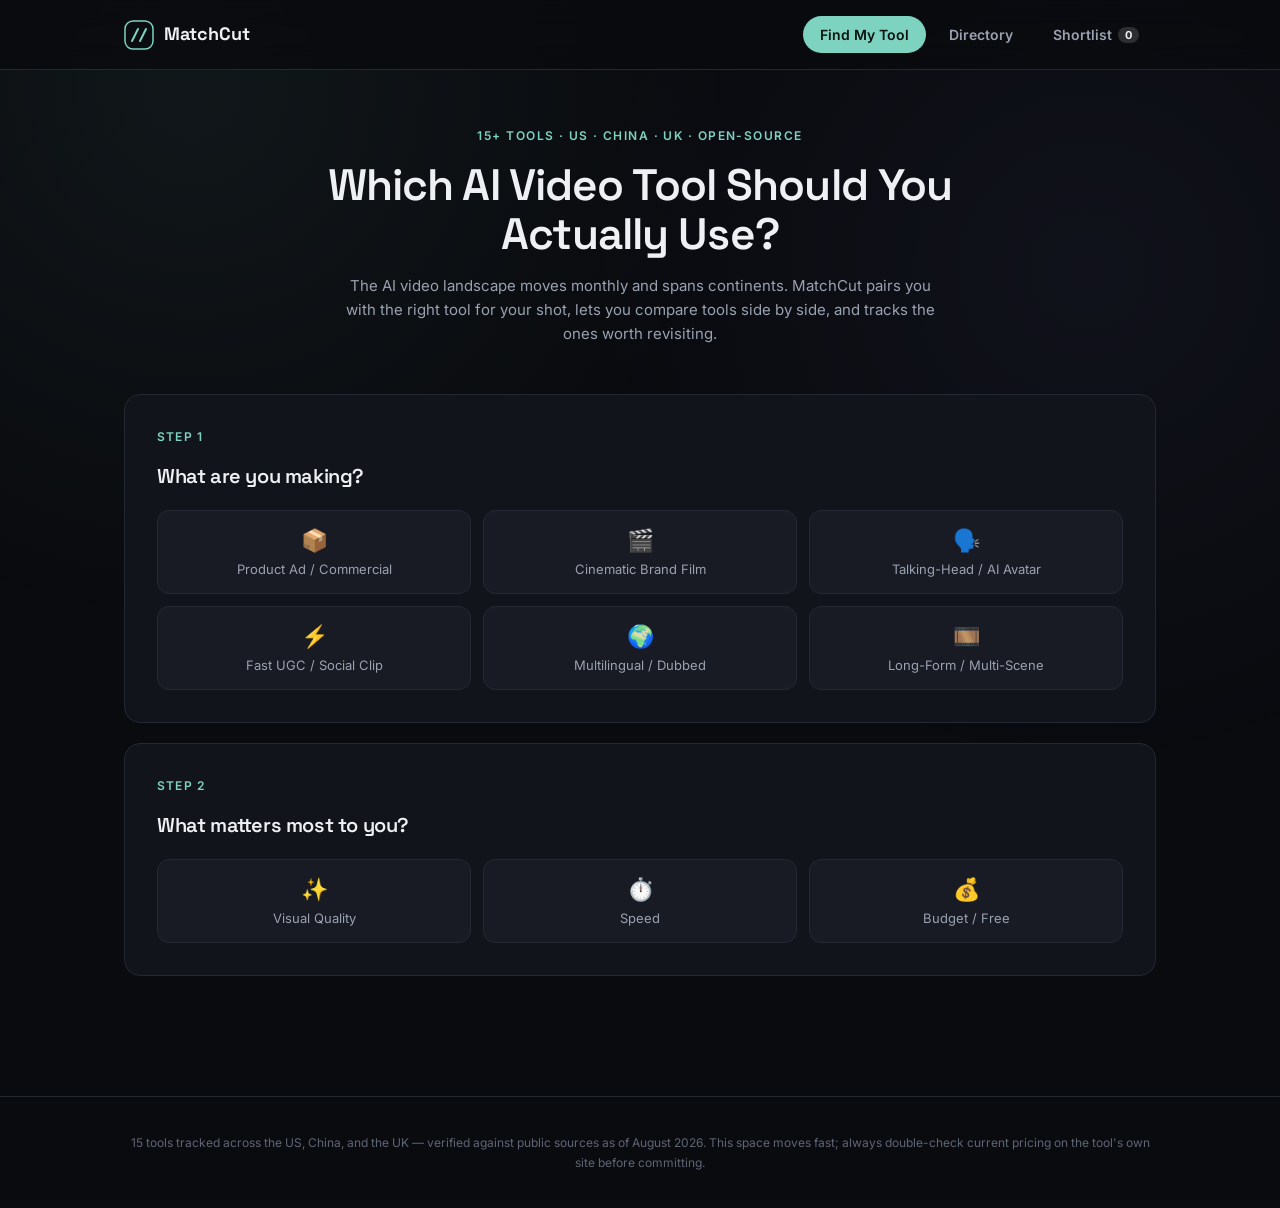
<file: matchcut/index.html>
<!DOCTYPE html>
<html lang="en">
<head>
<meta charset="UTF-8">
<meta name="viewport" content="width=device-width, initial-scale=1.0">
<title>MatchCut — The Global AI Video Tool Directory</title>
<meta name="description" content="Compare 15+ AI video generation tools from the US, China, and beyond. Get matched to the right tool for your shot, compare tools side by side, and build a shortlist.">
<meta property="og:title" content="MatchCut — The Global AI Video Tool Directory">
<meta property="og:description" content="Compare 15+ AI video generation tools from the US, China, and beyond. Free matcher, comparison, and directory.">
<meta property="og:type" content="website">
<meta name="twitter:card" content="summary_large_image">
<link rel="icon" type="image/svg+xml" href="favicon.svg">
<link rel="preconnect" href="https://fonts.googleapis.com">
<link rel="preconnect" href="https://fonts.gstatic.com" crossorigin>
<link href="https://fonts.googleapis.com/css2?family=Space+Grotesk:wght@400;500;600;700&family=Inter:wght@400;500;600;700&display=swap" rel="stylesheet">
<link rel="stylesheet" href="styles.css">
</head>
<body>

<div class="bg-noise"></div>

<header class="site-header">
  <div class="wrap header-inner">
    <a href="./" class="logo" aria-label="MatchCut home">
      <svg width="30" height="30" viewBox="0 0 30 30" fill="none" xmlns="http://www.w3.org/2000/svg">
        <rect x="1" y="1" width="28" height="28" rx="8" stroke="#7dd3c0" stroke-width="1.5"/>
        <path d="M8 21L14 9M16 21L22 9" stroke="#7dd3c0" stroke-width="2" stroke-linecap="round"/>
      </svg>
      <span>MatchCut</span>
    </a>
    <nav class="main-nav" id="mainNav">
      <button class="nav-link active" data-view="matcher">Find My Tool</button>
      <button class="nav-link" data-view="directory">Directory</button>
      <button class="nav-link" data-view="shortlist">
        Shortlist <span class="pill-count" id="shortlistCount">0</span>
      </button>
    </nav>
  </div>
</header>

<section class="hero">
  <div class="wrap">
    <div class="eyebrow">15+ Tools · US · China · UK · Open-Source</div>
    <h1>Which AI Video Tool Should You Actually Use?</h1>
    <p>The AI video landscape moves monthly and spans continents. MatchCut pairs you with the right tool for your shot, lets you compare tools side by side, and tracks the ones worth revisiting.</p>
  </div>
</section>

<main class="wrap">

  <!-- MATCHER VIEW -->
  <section id="view-matcher" class="view">
    <div class="card">
      <div class="step-label">Step 1</div>
      <h2 class="step-title">What are you making?</h2>
      <div class="option-grid" id="useCaseGrid">
        <button class="opt" data-value="product"><span class="ico">📦</span>Product Ad / Commercial</button>
        <button class="opt" data-value="cinematic"><span class="ico">🎬</span>Cinematic Brand Film</button>
        <button class="opt" data-value="avatar"><span class="ico">🗣️</span>Talking-Head / AI Avatar</button>
        <button class="opt" data-value="ugc"><span class="ico">⚡</span>Fast UGC / Social Clip</button>
        <button class="opt" data-value="multilingual"><span class="ico">🌍</span>Multilingual / Dubbed</button>
        <button class="opt" data-value="longform"><span class="ico">🎞️</span>Long-Form / Multi-Scene</button>
      </div>
    </div>

    <div class="card">
      <div class="step-label">Step 2</div>
      <h2 class="step-title">What matters most to you?</h2>
      <div class="option-grid" id="priorityGrid">
        <button class="opt" data-value="quality"><span class="ico">✨</span>Visual Quality</button>
        <button class="opt" data-value="speed"><span class="ico">⏱️</span>Speed</button>
        <button class="opt" data-value="budget"><span class="ico">💰</span>Budget / Free</button>
      </div>
    </div>

    <div id="result" class="card result-card">
      <div class="result-header">
        <span class="badge">Recommended</span>
        <span class="origin-badge" id="toolOrigin"></span>
      </div>
      <div class="tool-name" id="toolName"></div>
      <div class="tool-facts" id="toolFacts"></div>
      <p class="tool-why" id="toolWhy"></p>

      <div class="alt-box">
        <div class="lbl">Also consider</div>
        <b id="altName"></b>
        <p id="altWhy"></p>
      </div>

      <div class="prompt-box">
        <div class="lbl">Starter prompt</div>
        <button class="copy-btn" id="copyBtn">Copy</button>
        <textarea id="promptText" readonly></textarea>
      </div>
      <div class="note">Prompt syntax varies by tool — treat this as a structural starting point.</div>
      <button class="reset-btn" id="resetBtn">↺ Start over</button>
    </div>
  </section>

  <!-- DIRECTORY VIEW -->
  <section id="view-directory" class="view hidden">
    <div class="card">
      <input type="text" class="search-input" id="searchBox" placeholder="Search by name or keyword...">
      <div class="filter-group-label">Region</div>
      <div class="filter-row" id="regionFilters"></div>
      <div class="filter-group-label">Category</div>
      <div class="filter-row" id="categoryFilters"></div>
    </div>
    <div class="tool-grid" id="toolGrid"></div>
    <div class="no-results hidden" id="noResults">No tools match those filters — try clearing one.</div>
  </section>

  <!-- SHORTLIST VIEW -->
  <section id="view-shortlist" class="view hidden">
    <div class="card">
      <h2 class="step-title">Your Shortlist</h2>
      <p class="dim">Tools you've bookmarked, saved in this browser.</p>
    </div>
    <div class="tool-grid" id="shortlistGrid"></div>
    <div class="no-results hidden" id="shortlistEmpty">Nothing saved yet — star a tool from the directory to add it here.</div>
  </section>

</main>

<!-- COMPARE BAR -->
<div class="compare-bar hidden" id="compareBar">
  <div class="wrap compare-bar-inner">
    <div class="compare-chips" id="compareChips"></div>
    <button class="btn-primary" id="compareOpenBtn">Compare <span id="compareCount">0</span></button>
  </div>
</div>

<!-- COMPARE MODAL -->
<div class="modal-overlay hidden" id="compareModal">
  <div class="modal">
    <div class="modal-head">
      <h3>Compare Tools</h3>
      <button class="modal-close" id="compareClose">✕</button>
    </div>
    <div class="modal-body" id="compareTableWrap"></div>
  </div>
</div>

<div class="toast hidden" id="toast"></div>

<footer class="site-footer">
  <div class="wrap">
    15 tools tracked across the US, China, and the UK — verified against public sources as of August 2026. This space moves fast; always double-check current pricing on the tool's own site before committing.
  </div>
</footer>

<script type="module" src="app.js"></script>
</body>
</html>
</file>
<file: matchcut/styles.css>
:root{
  --bg:#0a0b0f; --bg-panel:#12141b; --bg-panel-2:#181b24; --border:#242833;
  --text:#eef0f4; --text-dim:#9aa1b0; --text-faint:#5f6575;
  --accent:#7dd3c0; --accent-2:#8b9dfc; --warn:#f2b866;
  --max:1080px;
  --radius:16px;
  --ease:cubic-bezier(.16,1,.3,1);
}
*{box-sizing:border-box;margin:0;padding:0;}
html{scroll-behavior:smooth;}
body{
  background:var(--bg);color:var(--text);font-family:'Inter',sans-serif;line-height:1.6;
  position:relative;overflow-x:hidden;
}
h1,h2,h3,.display{font-family:'Space Grotesk',sans-serif;font-weight:600;letter-spacing:-0.02em;}
a{color:var(--accent);text-decoration:none;}
button{font-family:inherit;}
.wrap{max-width:var(--max);margin:0 auto;padding:0 24px;}
.hidden{display:none !important;}
.dim{color:var(--text-dim);font-size:14px;}

.bg-noise{
  position:fixed;inset:0;z-index:-1;pointer-events:none;
  background:
    radial-gradient(circle at 15% 10%, rgba(125,211,192,0.06), transparent 40%),
    radial-gradient(circle at 85% 30%, rgba(139,157,252,0.05), transparent 40%);
}

/* HEADER */
.site-header{
  position:sticky;top:0;z-index:50;background:rgba(10,11,15,0.85);backdrop-filter:blur(14px);
  border-bottom:1px solid var(--border);
}
.header-inner{display:flex;align-items:center;justify-content:space-between;padding:16px 24px;}
.logo{display:flex;align-items:center;gap:10px;font-family:'Space Grotesk',sans-serif;font-weight:700;font-size:18px;color:var(--text);}
.main-nav{display:flex;gap:6px;}
.nav-link{
  background:transparent;border:1px solid transparent;color:var(--text-dim);
  padding:9px 16px;border-radius:100px;font-size:14px;font-weight:600;cursor:pointer;
  transition:all .2s var(--ease);display:flex;align-items:center;gap:6px;
}
.nav-link:hover{color:var(--text);border-color:var(--border);}
.nav-link.active{background:var(--accent);color:#08110e;}
.pill-count{
  background:rgba(255,255,255,0.15);color:var(--text);font-size:11px;font-weight:700;
  padding:1px 7px;border-radius:100px;min-width:18px;text-align:center;
}
.nav-link.active .pill-count{background:rgba(8,17,14,0.25);color:#08110e;}
@media(max-width:640px){.main-nav{gap:2px;} .nav-link{padding:8px 10px;font-size:12px;}}

/* HERO */
.hero{padding:56px 0 8px;text-align:center;animation:fadeUp .6s var(--ease);}
.eyebrow{font-size:12px;letter-spacing:0.12em;color:var(--accent);text-transform:uppercase;font-weight:600;margin-bottom:16px;}
.hero h1{font-size:clamp(28px,5vw,44px);line-height:1.1;margin-bottom:16px;max-width:760px;margin-left:auto;margin-right:auto;}
.hero p{color:var(--text-dim);font-size:15px;max-width:600px;margin:0 auto;}
.byline{margin-top:20px;font-size:13px;color:var(--text-faint);}
.byline a{color:var(--text-dim);}

main.wrap{padding:40px 24px 100px;}

/* CARDS */
.card{
  background:var(--bg-panel);border:1px solid var(--border);border-radius:var(--radius);
  padding:32px;margin-bottom:20px;animation:fadeUp .5s var(--ease);
}
.step-label{font-size:12px;letter-spacing:0.1em;color:var(--accent);text-transform:uppercase;font-weight:600;margin-bottom:14px;}
.step-title{font-size:20px;margin-bottom:18px;}

.option-grid{display:grid;grid-template-columns:repeat(3,1fr);gap:12px;}
@media(max-width:640px){.option-grid{grid-template-columns:1fr 1fr;}}
.opt{
  background:var(--bg-panel-2);border:1px solid var(--border);border-radius:12px;
  padding:16px 14px;cursor:pointer;text-align:center;font-size:13px;color:var(--text-dim);
  transition:all .18s var(--ease);
}
.opt:hover{border-color:var(--text-dim);transform:translateY(-2px);}
.opt.selected{border-color:var(--accent);color:var(--text);background:rgba(125,211,192,0.08);box-shadow:0 0 0 1px var(--accent) inset;}
.opt .ico{font-size:22px;display:block;margin-bottom:8px;}

/* RESULT */
.result-card{display:none;}
.result-card.show{display:block;animation:fadeUp .4s var(--ease);}
.result-header{display:flex;align-items:center;gap:12px;margin-bottom:6px;flex-wrap:wrap;}
.badge{background:var(--accent);color:#08110e;font-size:11px;font-weight:700;letter-spacing:0.06em;text-transform:uppercase;padding:4px 12px;border-radius:100px;}
.origin-badge{font-size:11px;color:var(--text-dim);border:1px solid var(--border);padding:4px 10px;border-radius:100px;}
.tool-name{font-size:26px;margin:6px 0;}
.tool-why{color:var(--text-dim);font-size:14px;margin:14px 0 20px;}
.tool-facts{display:flex;flex-wrap:wrap;gap:10px;margin-bottom:16px;}
.tool-facts span{font-size:12px;color:var(--text-dim);border:1px solid var(--border);padding:5px 12px;border-radius:100px;}

.alt-box{background:var(--bg-panel-2);border:1px solid var(--border);border-radius:12px;padding:18px 20px;margin-bottom:20px;}
.alt-box .lbl{font-size:11px;color:var(--text-faint);text-transform:uppercase;letter-spacing:0.08em;margin-bottom:6px;}
.alt-box b{font-size:15px;}
.alt-box p{color:var(--text-dim);font-size:13px;margin-top:4px;}

.prompt-box{background:#08090c;border:1px solid var(--border);border-radius:12px;padding:20px;position:relative;}
.prompt-box .lbl{font-size:11px;color:var(--text-faint);text-transform:uppercase;letter-spacing:0.08em;margin-bottom:10px;}
.prompt-box textarea{width:100%;background:transparent;border:none;color:var(--text);font-family:'Inter',monospace;font-size:13px;line-height:1.7;resize:vertical;min-height:140px;}
.prompt-box textarea:focus{outline:none;}
.copy-btn{position:absolute;top:16px;right:16px;background:var(--accent);color:#08110e;border:none;font-size:12px;font-weight:600;padding:7px 14px;border-radius:100px;cursor:pointer;transition:background .15s;}
.copy-btn:hover{background:#95ddcd;}
.note{font-size:12px;color:var(--text-faint);margin-top:8px;font-style:italic;}
.reset-btn{margin-top:20px;background:none;border:none;font-size:13px;color:var(--text-faint);cursor:pointer;text-decoration:underline;}

/* DIRECTORY */
.search-input{
  width:100%;background:var(--bg-panel-2);border:1px solid var(--border);border-radius:12px;
  padding:14px 18px;color:var(--text);font-size:14px;margin-bottom:16px;transition:border-color .15s;
}
.search-input:focus{outline:none;border-color:var(--accent);}
.filter-row{display:flex;gap:8px;flex-wrap:wrap;margin-bottom:10px;}
.filter-chip{background:var(--bg-panel-2);border:1px solid var(--border);color:var(--text-dim);font-size:12px;padding:6px 14px;border-radius:100px;cursor:pointer;transition:all .15s;}
.filter-chip:hover{border-color:var(--text-dim);}
.filter-chip.active{background:var(--accent);color:#08110e;border-color:var(--accent);}
.filter-group-label{font-size:11px;color:var(--text-faint);text-transform:uppercase;letter-spacing:0.06em;margin:14px 0 8px;}

.tool-grid{display:grid;grid-template-columns:repeat(2,1fr);gap:16px;margin-top:20px;}
@media(max-width:720px){.tool-grid{grid-template-columns:1fr;}}
.tool-card{
  background:var(--bg-panel);border:1px solid var(--border);border-radius:var(--radius);padding:24px;
  transition:all .2s var(--ease);animation:fadeUp .35s var(--ease);position:relative;
}
.tool-card:hover{border-color:#3a3f4d;transform:translateY(-2px);}
.tool-card-head{display:flex;justify-content:space-between;align-items:flex-start;margin-bottom:10px;gap:10px;}
.tool-card-head h3{font-size:18px;}
.tool-card-actions{display:flex;gap:8px;align-items:center;flex-shrink:0;}
.flag{font-size:18px;}
.icon-btn{
  background:var(--bg-panel-2);border:1px solid var(--border);color:var(--text-dim);
  width:30px;height:30px;border-radius:8px;cursor:pointer;display:flex;align-items:center;justify-content:center;
  font-size:14px;transition:all .15s;
}
.icon-btn:hover{border-color:var(--text-dim);color:var(--text);}
.icon-btn.active{background:var(--accent);border-color:var(--accent);color:#08110e;}
.status-active{color:var(--accent);font-size:11px;font-weight:600;}
.status-discontinued{color:var(--warn);font-size:11px;font-weight:600;}
.tool-card p.desc{color:var(--text-dim);font-size:13px;margin:8px 0 12px;}
.tag-row{display:flex;flex-wrap:wrap;gap:6px;margin-bottom:10px;}
.tag{font-size:11px;color:var(--text-dim);border:1px solid var(--border);padding:3px 10px;border-radius:100px;}
.price-row{font-size:12px;color:var(--text-faint);display:flex;justify-content:space-between;align-items:center;}
.site-link{font-size:12px;color:var(--accent);}
.no-results{text-align:center;color:var(--text-faint);padding:50px 0;font-size:14px;}

/* COMPARE BAR */
.compare-bar{
  position:fixed;bottom:0;left:0;right:0;z-index:60;
  background:var(--bg-panel);border-top:1px solid var(--border);
  padding:14px 0;animation:slideUp .3s var(--ease);
}
.compare-bar-inner{display:flex;align-items:center;justify-content:space-between;gap:16px;flex-wrap:wrap;}
.compare-chips{display:flex;gap:8px;flex-wrap:wrap;}
.compare-chip{
  background:var(--bg-panel-2);border:1px solid var(--border);border-radius:100px;
  padding:6px 12px;font-size:12px;display:flex;align-items:center;gap:8px;
}
.compare-chip button{background:none;border:none;color:var(--text-faint);cursor:pointer;font-size:14px;}
.btn-primary{
  background:var(--accent);color:#08110e;border:none;font-weight:700;font-size:14px;
  padding:11px 24px;border-radius:100px;cursor:pointer;transition:background .15s;white-space:nowrap;
}
.btn-primary:hover{background:#95ddcd;}

/* MODAL */
.modal-overlay{
  position:fixed;inset:0;z-index:100;background:rgba(5,6,9,0.8);backdrop-filter:blur(4px);
  display:flex;align-items:center;justify-content:center;padding:24px;animation:fadeIn .2s var(--ease);
}
.modal{
  background:var(--bg-panel);border:1px solid var(--border);border-radius:var(--radius);
  max-width:920px;width:100%;max-height:80vh;overflow:hidden;display:flex;flex-direction:column;
  animation:fadeUp .25s var(--ease);
}
.modal-head{display:flex;justify-content:space-between;align-items:center;padding:20px 24px;border-bottom:1px solid var(--border);}
.modal-head h3{font-size:18px;}
.modal-close{background:none;border:none;color:var(--text-dim);font-size:18px;cursor:pointer;}
.modal-body{overflow:auto;padding:0;}
.compare-table{width:100%;border-collapse:collapse;}
.compare-table th,.compare-table td{padding:14px 20px;text-align:left;border-bottom:1px solid var(--border);font-size:13px;}
.compare-table th{color:var(--text-faint);font-size:11px;text-transform:uppercase;letter-spacing:0.05em;white-space:nowrap;}
.compare-table td.tool-col{font-weight:600;color:var(--text);}

/* TOAST */
.toast{
  position:fixed;bottom:90px;left:50%;transform:translateX(-50%);z-index:120;
  background:var(--accent);color:#08110e;padding:10px 22px;border-radius:100px;
  font-size:13px;font-weight:600;animation:toastIn .3s var(--ease);
}

/* FOOTER */
.site-footer{padding:36px 0;text-align:center;color:var(--text-faint);font-size:12px;border-top:1px solid var(--border);}
.site-footer a{color:var(--text-dim);}

@keyframes fadeUp{from{opacity:0;transform:translateY(10px);}to{opacity:1;transform:translateY(0);}}
@keyframes fadeIn{from{opacity:0;}to{opacity:1;}}
@keyframes slideUp{from{transform:translateY(100%);}to{transform:translateY(0);}}
@keyframes toastIn{from{opacity:0;transform:translate(-50%,10px);}to{opacity:1;transform:translate(-50%,0);}}
</file>
